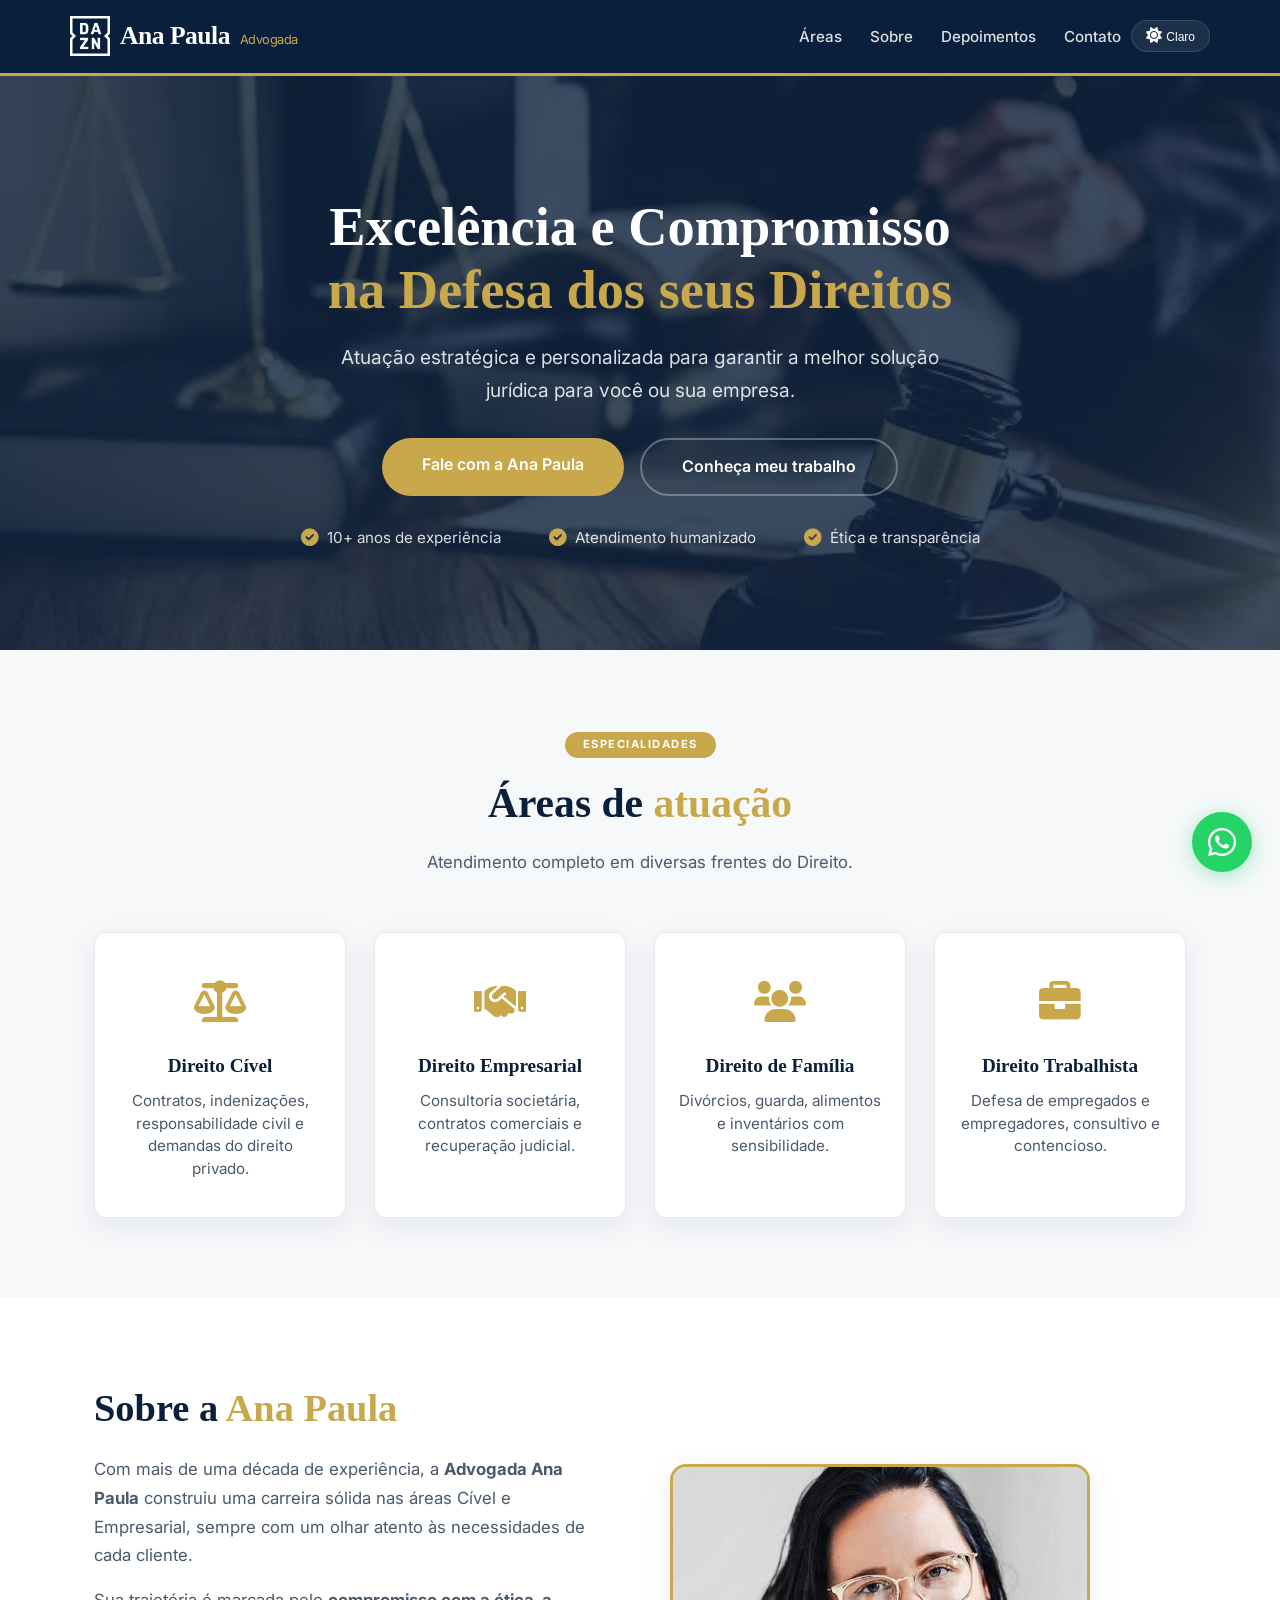
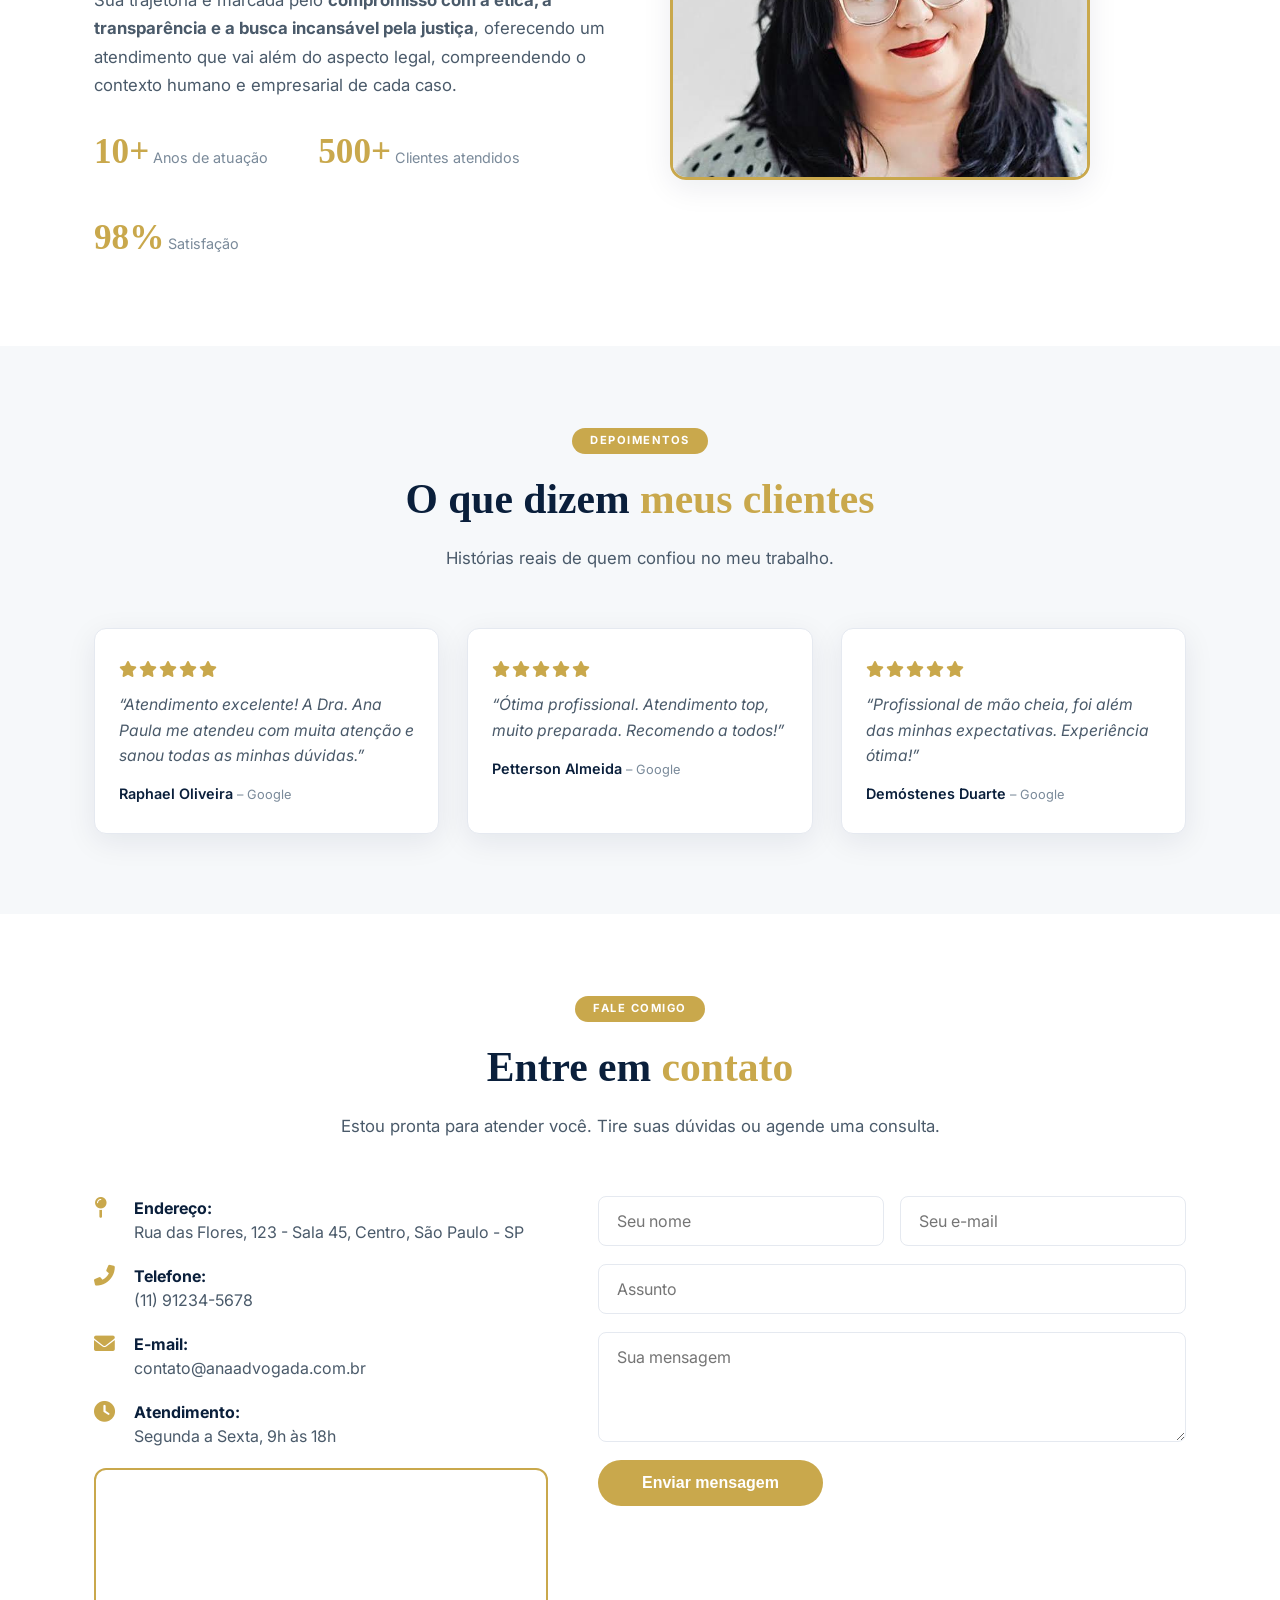
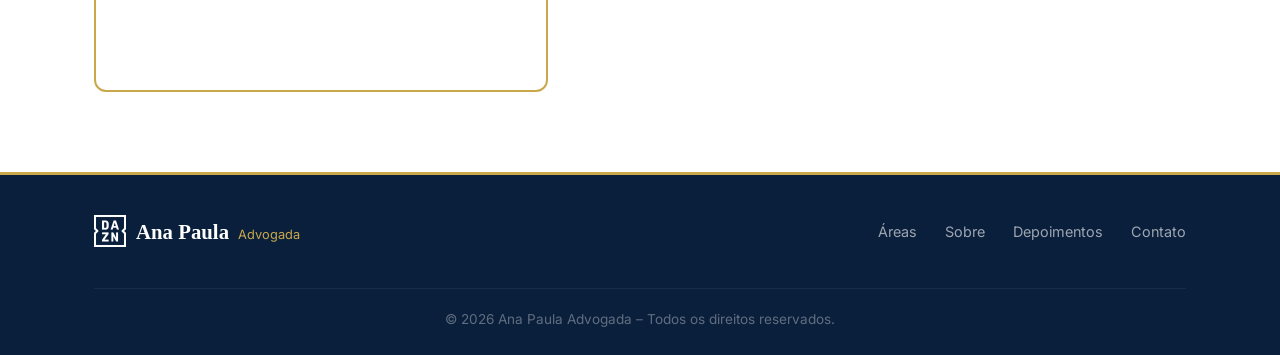
<file: index.html>
<!DOCTYPE html>
<html lang="pt-br">
<head>
    <meta charset="UTF-8" />
    <meta name="viewport" content="width=device-width, initial-scale=1.0"/>
    <title>Ana Paula Advogada | A Melhor Advogada de Alagoas</title>

    <!-- Meta tags -->
    <meta name="description" content="Dra. Ana Paula – a melhor advogada de Alagoas. Especialista em Direito Cível, Empresarial, Família e Trabalhista. Atendimento humanizado, ético e com mais de 10 anos de experiência." />
    <meta name="keywords" content="advogada alagoas, melhor advogada, direito civil, direito empresarial, direito família, ana paula" />
    <link rel="canonical" href="https://advogadapaula.vercel.app" />

    <!-- Open Graph -->
    <meta property="og:title" content="Ana Paula Advogada | A Melhor Advogada de Alagoas" />
    <meta property="og:description" content="Dra. Ana Paula: mais de 10 anos de experiência em Direito Cível, Empresarial, Família e Trabalhista. Atendimento personalizado, ético e com resultados." />
    <meta property="og:image" content="https://advogadapaula.vercel.app/img/Fundo_Header.png" />
    <meta property="og:image:width" content="1200" />
    <meta property="og:image:height" content="630" />
    <meta property="og:url" content="https://advogadapaula.vercel.app" />
    <meta property="og:type" content="website" />
    <meta property="og:site_name" content="Ana Paula Advogada" />
    <meta property="og:locale" content="pt_BR" />

    <!-- Twitter Cards -->
    <meta name="twitter:card" content="summary_large_image" />
    <meta name="twitter:title" content="Ana Paula Advogada | A Melhor Advogada de Alagoas" />
    <meta name="twitter:description" content="Dra. Ana Paula: excelência em Direito Cível, Empresarial, Família e Trabalhista. Atendimento humanizado e ético." />
    <meta name="twitter:image" content="https://advogadapaula.vercel.app/img/Fundo_Header.png" />

    <!-- Favicon -->
    <link rel="icon" href="./img/dazn_logo_icon_145353.ico" type="image/x-icon" />

    <!-- Google Fonts (serif para títulos, sans para corpo) -->
    <link rel="preconnect" href="https://fonts.googleapis.com">
    <link rel="preconnect" href="https://fonts.gstatic.com" crossorigin>
    <link href="https://fonts.googleapis.com/css2?family=Inter:wght@400;500;600;700&display=swap" rel="stylesheet">

    <!-- Font Awesome -->
    <link rel="stylesheet" href="https://cdnjs.cloudflare.com/ajax/libs/font-awesome/6.0.0-beta3/css/all.min.css">

    <style>
        /* ============================================================
                   VARIÁVEIS – IDENTIDADE VISUAL VILELA
                   ============================================================ */
        :root {
            --color-primary: #0a1f3b;      /* Azul escuro característico */
            --color-secondary: #c9a84c;    /* Dourado */
            --color-secondary-hover: #b8962e;
            --color-white: #ffffff;
            --color-light-bg: #f6f8fa;

            --bg-header: #0a1f3b;
            --bg-footer: #0a1f3b;
            --bg-hero: #0a1f3b;
            --bg-card: #ffffff;

            --text-primary: #0a1f3b;
            --text-secondary: #4a5a6a;
            --text-muted: #7a8a9a;

            --border-color: #e5e9f0;
            --shadow: 0 8px 30px rgba(10, 31, 59, 0.08);

            --transition: 0.3s ease;
            --font-serif: 'Georgia', 'Times New Roman', serif;
            --font-sans: 'Inter', sans-serif;
        }

        body.dark-theme {
            --color-primary: #0a1a2e;
            --color-secondary: #d4b85c;

            --bg-header: #0a1a2e;
            --bg-footer: #0a1a2e;
            --bg-hero: #0a1a2e;
            --bg-card: #1e2a3a;

            --text-primary: #e8edf2;
            --text-secondary: #b0c0d0;
            --text-muted: #8a9aae;

            --border-color: #2e3d50;
            --shadow: 0 8px 30px rgba(0, 0, 0, 0.3);
        }

        /* ============================================================
                   RESET E BASE
                   ============================================================ */
        * {
            margin: 0;
            padding: 0;
            box-sizing: border-box;
        }

        body {
            font-family: var(--font-sans);
            background-color: var(--bg-body, #ffffff);
            color: var(--text-primary);
            line-height: 1.6;
            transition: background-color var(--transition), color var(--transition);
        }

        .container {
            max-width: 1140px;
            margin: 0 auto;
            padding: 0 24px;
        }

        a {
            text-decoration: none;
            color: inherit;
        }

        img {
            max-width: 100%;
            display: block;
        }

        /* ============================================================
                   ANIMAÇÕES
                   ============================================================ */
        @keyframes fadeInUp {
            0% { opacity: 0; transform: translateY(30px); }
            100% { opacity: 1; transform: translateY(0); }
        }

        .animate-on-scroll {
            opacity: 0;
            transform: translateY(30px);
            transition: opacity 0.8s ease, transform 0.8s ease;
        }

        .animate-on-scroll.visible {
            opacity: 1;
            transform: translateY(0);
        }

        .delay-1 { transition-delay: 0.1s; }
        .delay-2 { transition-delay: 0.2s; }
        .delay-3 { transition-delay: 0.3s; }
        .delay-4 { transition-delay: 0.4s; }

        /* ============================================================
                   HEADER (estilo Vilela – escuro com borda dourada)
                   ============================================================ */
        header {
            background-color: var(--bg-header);
            border-bottom: 3px solid var(--color-secondary);
            position: sticky;
            top: 0;
            z-index: 1000;
            transition: background-color var(--transition), border-color var(--transition);
        }

        nav {
            display: flex;
            justify-content: space-between;
            align-items: center;
            padding: 16px 0;
            max-width: 1140px;
            margin: 0 auto;
        }

        .logo {
            display: flex;
            align-items: center;
            gap: 10px;
        }

        .logo img {
            height: 40px;
            width: auto;
            filter: brightness(0) invert(1);
        }

        .logo a {
            font-family: var(--font-serif);
            font-size: 1.6rem;
            font-weight: 700;
            color: var(--color-white);
            letter-spacing: -0.5px;
        }

        .logo a span {
            font-family: var(--font-sans);
            font-weight: 400;
            font-size: 0.8rem;
            color: var(--color-secondary);
            margin-left: 4px;
        }

        .nav-links {
            list-style: none;
            display: flex;
            gap: 28px;
            align-items: center;
        }

        .nav-links a {
            font-weight: 500;
            font-size: 0.95rem;
            color: rgba(255, 255, 255, 0.85);
            transition: color var(--transition);
            position: relative;
        }

        .nav-links a::after {
            content: '';
            position: absolute;
            bottom: -4px;
            left: 0;
            width: 0;
            height: 2px;
            background-color: var(--color-secondary);
            transition: width var(--transition);
        }

        .nav-links a:hover {
            color: var(--color-secondary);
        }

        .nav-links a:hover::after {
            width: 100%;
        }

        .nav-actions {
            display: flex;
            align-items: center;
            gap: 12px;
        }

        .theme-toggle {
            background: rgba(255, 255, 255, 0.08);
            border: 1px solid rgba(255, 255, 255, 0.12);
            border-radius: 30px;
            padding: 6px 14px;
            color: var(--color-white);
            font-size: 1rem;
            cursor: pointer;
            display: flex;
            align-items: center;
            gap: 6px;
            transition: all var(--transition);
        }

        .theme-toggle:hover {
            background: rgba(255, 255, 255, 0.16);
            border-color: var(--color-secondary);
        }

        .theme-toggle span span {
            font-size: 0.75rem;
            font-weight: 500;
        }

        .menu-burger {
            display: none;
            flex-direction: column;
            gap: 5px;
            background: none;
            border: none;
            cursor: pointer;
            padding: 4px;
        }

        .menu-burger span {
            width: 26px;
            height: 2px;
            background-color: var(--color-white);
            border-radius: 2px;
            transition: all var(--transition);
        }

        .menu-burger.active span:nth-child(1) {
            transform: rotate(45deg) translate(5px, 5px);
        }
        .menu-burger.active span:nth-child(2) {
            opacity: 0;
        }
        .menu-burger.active span:nth-child(3) {
            transform: rotate(-45deg) translate(5px, -5px);
        }

        /* ============================================================
                   HERO (centralizado, com overlay e imagem)
                   ============================================================ */
        .hero {
            background-image: url('./img/Fundo_Header.png');
            background-size: cover;
            background-position: center;
            background-repeat: no-repeat;
            position: relative;
            padding: 120px 0 100px;
            text-align: center;
            color: var(--color-white);
        }

        .hero::before {
            content: '';
            position: absolute;
            top: 0; left: 0; right: 0; bottom: 0;
            background: rgba(10, 31, 59, 0.78);
            z-index: 1;
        }

        .hero .container {
            position: relative;
            z-index: 2;
        }

        .hero-content {
            max-width: 820px;
            margin: 0 auto;
        }

        .hero-content h1 {
            font-family: var(--font-serif);
            font-size: 3.4rem;
            font-weight: 700;
            line-height: 1.15;
            margin-bottom: 20px;
        }

        .hero-content h1 span {
            color: var(--color-secondary);
        }

        .hero-content p {
            font-size: 1.2rem;
            color: rgba(255, 255, 255, 0.85);
            max-width: 600px;
            margin: 0 auto 32px;
            line-height: 1.7;
        }

        .hero-badges {
            display: flex;
            justify-content: center;
            flex-wrap: wrap;
            gap: 24px 48px;
            margin-top: 30px;
        }

        .hero-badges .badge {
            display: flex;
            align-items: center;
            gap: 8px;
            font-size: 0.95rem;
            color: rgba(255, 255, 255, 0.85);
        }

        .hero-badges .badge i {
            color: var(--color-secondary);
            font-size: 1.1rem;
        }

        .btn-primary {
            display: inline-block;
            background-color: var(--color-secondary);
            color: var(--color-white);
            font-weight: 600;
            padding: 14px 40px;
            border-radius: 40px;
            border: none;
            font-size: 1rem;
            cursor: pointer;
            transition: all var(--transition);
        }

        .btn-primary:hover {
            background-color: var(--color-secondary-hover);
            transform: scale(1.02);
        }

        .btn-outline {
            display: inline-block;
            background: transparent;
            color: var(--color-white);
            font-weight: 600;
            padding: 14px 40px;
            border-radius: 40px;
            border: 2px solid rgba(255, 255, 255, 0.3);
            font-size: 1rem;
            cursor: pointer;
            transition: all var(--transition);
        }

        .btn-outline:hover {
            background: rgba(255, 255, 255, 0.08);
            border-color: var(--color-secondary);
        }

        .hero-buttons {
            display: flex;
            justify-content: center;
            flex-wrap: wrap;
            gap: 16px;
        }

        /* ============================================================
                   SEÇÃO PADRÃO (ÁREAS, SOBRE, DEPOIMENTOS, CONTATO)
                   ============================================================ */
        .section {
            padding: 80px 0;
            background-color: var(--bg-body, #ffffff);
            transition: background var(--transition);
        }

        .section-gray {
            background-color: var(--color-light-bg, #f6f8fa);
        }

        body.dark-theme .section-gray {
            background-color: #121a26;
        }

        .section-header {
            text-align: center;
            max-width: 700px;
            margin: 0 auto 56px;
        }

        .section-header .tag {
            display: inline-block;
            background: var(--color-secondary);
            color: var(--color-white);
            font-size: 0.7rem;
            font-weight: 700;
            text-transform: uppercase;
            letter-spacing: 1.5px;
            padding: 4px 18px;
            border-radius: 30px;
            margin-bottom: 12px;
        }

        .section-header h2 {
            font-family: var(--font-serif);
            font-size: 2.6rem;
            font-weight: 700;
            color: var(--text-primary);
            margin-bottom: 12px;
        }

        .section-header h2 span {
            color: var(--color-secondary);
        }

        .section-header p {
            color: var(--text-secondary);
            font-size: 1.05rem;
        }

        /* ============================================================
                   ÁREAS DE ATUAÇÃO (cards com ícones)
                   ============================================================ */
        .areas-grid {
            display: grid;
            grid-template-columns: repeat(auto-fit, minmax(240px, 1fr));
            gap: 28px;
        }

        .area-card {
            background: var(--bg-card);
            padding: 36px 24px;
            border-radius: 12px;
            border: 1px solid var(--border-color);
            box-shadow: var(--shadow);
            text-align: center;
            transition: all var(--transition);
        }

        .area-card:hover {
            transform: translateY(-6px);
            box-shadow: 0 12px 40px rgba(10, 31, 59, 0.12);
            border-color: var(--color-secondary);
        }

        .area-card .icon {
            font-size: 2.6rem;
            color: var(--color-secondary);
            margin-bottom: 16px;
        }

        .area-card h3 {
            font-family: var(--font-serif);
            font-size: 1.2rem;
            font-weight: 700;
            color: var(--text-primary);
            margin-bottom: 8px;
        }

        .area-card p {
            font-size: 0.95rem;
            color: var(--text-secondary);
            line-height: 1.5;
        }

        /* ============================================================
                   SOBRE (grid com texto e imagem)
                   ============================================================ */
        .sobre-grid {
            display: grid;
            grid-template-columns: 1fr 1fr;
            gap: 60px;
            align-items: center;
        }

        .sobre-texto h2 {
            font-family: var(--font-serif);
            font-size: 2.4rem;
            font-weight: 700;
            color: var(--text-primary);
            margin-bottom: 16px;
        }

        .sobre-texto h2 span {
            color: var(--color-secondary);
        }

        .sobre-texto p {
            color: var(--text-secondary);
            font-size: 1.05rem;
            margin-bottom: 16px;
            line-height: 1.7;
        }

        .sobre-stats {
            display: flex;
            flex-wrap: wrap;
            gap: 30px 50px;
            margin-top: 24px;
        }

        .sobre-stats .stat .number {
            font-family: var(--font-serif);
            font-size: 2.2rem;
            font-weight: 700;
            color: var(--color-secondary);
        }

        .sobre-stats .stat .label {
            font-size: 0.9rem;
            color: var(--text-muted);
        }

        .sobre-imagem img {
            max-width: 420px;
            width: 100%;
            border-radius: 16px;
            box-shadow: var(--shadow);
            border: 3px solid var(--color-secondary);
        }

        /* ============================================================
                   DEPOIMENTOS
                   ============================================================ */
        .depoimentos-grid {
            display: grid;
            grid-template-columns: repeat(auto-fit, minmax(260px, 1fr));
            gap: 28px;
        }

        .depoimento-card {
            background: var(--bg-card);
            padding: 28px 24px;
            border-radius: 12px;
            border: 1px solid var(--border-color);
            box-shadow: var(--shadow);
            transition: all var(--transition);
        }

        .depoimento-card:hover {
            transform: translateY(-4px);
            box-shadow: 0 12px 30px rgba(10, 31, 59, 0.08);
        }

        .depoimento-card .stars {
            color: var(--color-secondary);
            margin-bottom: 10px;
            letter-spacing: 2px;
        }

        .depoimento-card blockquote {
            font-style: italic;
            color: var(--text-secondary);
            font-size: 0.98rem;
            line-height: 1.6;
            margin-bottom: 14px;
        }

        .depoimento-card .autor {
            font-weight: 600;
            color: var(--text-primary);
            font-size: 0.9rem;
        }

        .depoimento-card .autor span {
            font-weight: 400;
            color: var(--text-muted);
            font-size: 0.8rem;
        }

        /* ============================================================
                   CONTATO (grid com mapa e formulário)
                   ============================================================ */
        .contato-grid {
            display: grid;
            grid-template-columns: 1fr 1.2fr;
            gap: 50px;
        }

        .contato-info {
            display: flex;
            flex-direction: column;
            gap: 20px;
        }

        .contato-info .info-item {
            display: flex;
            align-items: flex-start;
            gap: 16px;
        }

        .contato-info .info-item i {
            font-size: 1.3rem;
            color: var(--color-secondary);
            width: 24px;
            margin-top: 2px;
        }

        .contato-info .info-item p {
            color: var(--text-secondary);
            font-size: 1rem;
            line-height: 1.5;
        }

        .contato-info .info-item strong {
            color: var(--text-primary);
        }

        .contato-info .mapa {
            border-radius: 12px;
            overflow: hidden;
            border: 2px solid var(--color-secondary);
        }

        .contato-info .mapa iframe {
            width: 100%;
            height: 220px;
            border: 0;
            display: block;
        }

        .contato-form {
            display: flex;
            flex-direction: column;
            gap: 18px;
        }

        .contato-form input,
        .contato-form textarea {
            padding: 14px 18px;
            border: 1px solid var(--border-color);
            border-radius: 8px;
            font-family: var(--font-sans);
            font-size: 1rem;
            background-color: var(--bg-input, #ffffff);
            color: var(--text-primary);
            transition: border var(--transition), box-shadow var(--transition);
            outline: none;
        }

        .contato-form input:focus,
        .contato-form textarea:focus {
            border-color: var(--color-secondary);
            box-shadow: 0 0 0 3px rgba(201, 168, 76, 0.15);
        }

        .contato-form .form-row {
            display: grid;
            grid-template-columns: 1fr 1fr;
            gap: 16px;
        }

        .contato-form button {
            align-self: flex-start;
            padding: 14px 44px;
        }

        /* ============================================================
                   RODAPÉ (estilo Vilela)
                   ============================================================ */
        footer {
            background-color: var(--bg-footer);
            color: rgba(255, 255, 255, 0.7);
            padding: 40px 0 24px;
            border-top: 3px solid var(--color-secondary);
            transition: background var(--transition), border-color var(--transition);
        }

        footer .container {
            display: flex;
            justify-content: space-between;
            align-items: center;
            flex-wrap: wrap;
            gap: 20px;
        }

        footer .footer-logo {
            display: flex;
            align-items: center;
            gap: 10px;
        }

        footer .footer-logo img {
            height: 32px;
            filter: brightness(0) invert(1);
        }

        footer .footer-logo a {
            font-family: var(--font-serif);
            font-size: 1.3rem;
            font-weight: 700;
            color: #fff;
        }

        footer .footer-logo a span {
            font-family: var(--font-sans);
            font-weight: 400;
            font-size: 0.8rem;
            color: var(--color-secondary);
            margin-left: 4px;
        }

        footer .footer-links {
            display: flex;
            gap: 28px;
        }

        footer .footer-links a {
            color: rgba(255, 255, 255, 0.6);
            transition: color var(--transition);
            font-size: 0.9rem;
        }

        footer .footer-links a:hover {
            color: var(--color-secondary);
        }

        footer .copy {
            font-size: 0.85rem;
            color: rgba(255, 255, 255, 0.35);
            width: 100%;
            text-align: center;
            margin-top: 20px;
            border-top: 1px solid rgba(255, 255, 255, 0.06);
            padding-top: 20px;
        }

        /* ============================================================
                   WHATSAPP FLUTUANTE
                   ============================================================ */
        .whatsapp-float {
            position: fixed;
            bottom: 28px;
            right: 28px;
            z-index: 999;
            display: flex;
            align-items: center;
            justify-content: center;
            width: 60px;
            height: 60px;
            background-color: #25d366;
            border-radius: 50%;
            box-shadow: 0 4px 20px rgba(37, 211, 102, 0.4);
            transition: transform 0.3s ease, box-shadow 0.3s ease;
            color: #fff;
            font-size: 2rem;
        }

        .whatsapp-float:hover {
            transform: scale(1.08);
            box-shadow: 0 6px 30px rgba(37, 211, 102, 0.6);
        }

        /* ============================================================
                   RESPONSIVIDADE
                   ============================================================ */
        @media (max-width: 992px) {
            .sobre-grid {
                grid-template-columns: 1fr;
                text-align: center;
            }
            .sobre-stats {
                justify-content: center;
            }
            .contato-grid {
                grid-template-columns: 1fr;
            }
            .contato-form button {
                align-self: center;
            }
            .contato-form .form-row {
                grid-template-columns: 1fr;
            }
            .theme-toggle span span {
                display: none;
            }
        }

        @media (max-width: 768px) {
            .nav-links {
                display: none;
                flex-direction: column;
                position: absolute;
                top: 70px;
                left: 0;
                width: 100%;
                background-color: var(--bg-header);
                padding: 24px 0;
                gap: 0;
                text-align: center;
                border-top: 1px solid rgba(255, 255, 255, 0.05);
            }
            .nav-links.active {
                display: flex;
            }
            .nav-links li {
                padding: 14px 0;
                border-bottom: 1px solid rgba(255, 255, 255, 0.05);
            }
            .nav-links li:last-child {
                border-bottom: none;
            }
            .menu-burger {
                display: flex;
            }

            .hero {
                padding: 80px 0 60px;
            }
            .hero-content h1 {
                font-size: 2.4rem;
            }
            .section-header h2 {
                font-size: 2rem;
            }
            .areas-grid {
                grid-template-columns: 1fr 1fr;
            }
            footer .container {
                flex-direction: column;
                text-align: center;
            }
        }

        @media (max-width: 480px) {
            .areas-grid {
                grid-template-columns: 1fr;
            }
            .hero-content h1 {
                font-size: 2rem;
            }
            .hero-badges {
                flex-direction: column;
                align-items: center;
                gap: 10px;
            }
            .sobre-stats {
                flex-direction: column;
                align-items: center;
                gap: 16px;
            }
            .contato-info .info-item {
                flex-direction: column;
                align-items: center;
                text-align: center;
            }
        }
    </style>
</head>
<body>

    <!-- ===== HEADER ===== -->
    <header>
        <nav>
            <div class="logo">
                <img src="./img/dazn_logo_icon_145353.ico" alt="Logo" />
                <a href="#">Ana Paula <span>Advogada</span></a>
            </div>

            <div style="display: flex; gap: 10px;">
                <ul class="nav-links">
                <li><a href="#areas">Áreas</a></li>
                <li><a href="#sobre">Sobre</a></li>
                <li><a href="#depoimentos">Depoimentos</a></li>
                <li><a href="#contato">Contato</a></li>
            </ul>

            <div class="nav-actions">
                <button id="theme-toggle" class="theme-toggle">
                    <span class="icon-sun"><i class="fas fa-sun"></i> <span>Claro</span></span>
                    <span class="icon-moon" style="display:none;"><i class="fas fa-moon"></i> <span>Escuro</span></span>
                </button>
                <button class="menu-burger" aria-label="Menu">
                    <span></span><span></span><span></span>
                </button>
            </div>
            </div>
        </nav>
    </header>

    <!-- ===== HERO ===== -->
    <section class="hero">
        <div class="container">
            <div class="hero-content">
                <h1>Excelência e Compromisso<br><span>na Defesa dos seus Direitos</span></h1>
                <p>Atuação estratégica e personalizada para garantir a melhor solução jurídica para você ou sua empresa.</p>
                <div class="hero-buttons">
                    <a href="#contato" class="btn-primary">Fale com a Ana Paula</a>
                    <a href="#sobre" class="btn-outline">Conheça meu trabalho</a>
                </div>
                <div class="hero-badges">
                    <span class="badge"><i class="fas fa-check-circle"></i> 10+ anos de experiência</span>
                    <span class="badge"><i class="fas fa-check-circle"></i> Atendimento humanizado</span>
                    <span class="badge"><i class="fas fa-check-circle"></i> Ética e transparência</span>
                </div>
            </div>
        </div>
    </section>

    <!-- ===== ÁREAS DE ATUAÇÃO ===== -->
    <section id="areas" class="section section-gray">
        <div class="container">
            <div class="section-header animate-on-scroll">
                <span class="tag">Especialidades</span>
                <h2>Áreas de <span>atuação</span></h2>
                <p>Atendimento completo em diversas frentes do Direito.</p>
            </div>

            <div class="areas-grid">
                <div class="area-card animate-on-scroll delay-1">
                    <div class="icon"><i class="fas fa-balance-scale"></i></div>
                    <h3>Direito Cível</h3>
                    <p>Contratos, indenizações, responsabilidade civil e demandas do direito privado.</p>
                </div>
                <div class="area-card animate-on-scroll delay-2">
                    <div class="icon"><i class="fas fa-handshake"></i></div>
                    <h3>Direito Empresarial</h3>
                    <p>Consultoria societária, contratos comerciais e recuperação judicial.</p>
                </div>
                <div class="area-card animate-on-scroll delay-3">
                    <div class="icon"><i class="fas fa-users"></i></div>
                    <h3>Direito de Família</h3>
                    <p>Divórcios, guarda, alimentos e inventários com sensibilidade.</p>
                </div>
                <div class="area-card animate-on-scroll delay-4">
                    <div class="icon"><i class="fas fa-briefcase"></i></div>
                    <h3>Direito Trabalhista</h3>
                    <p>Defesa de empregados e empregadores, consultivo e contencioso.</p>
                </div>
            </div>
        </div>
    </section>

    <!-- ===== SOBRE ===== -->
    <section id="sobre" class="section">
        <div class="container">
            <div class="sobre-grid">
                <div class="sobre-texto animate-on-scroll">
                    <h2>Sobre a <span>Ana Paula</span></h2>
                    <p>Com mais de uma década de experiência, a <strong>Advogada Ana Paula</strong> construiu uma carreira sólida nas áreas Cível e Empresarial, sempre com um olhar atento às necessidades de cada cliente.</p>
                    <p>Sua trajetória é marcada pelo <strong>compromisso com a ética, a transparência e a busca incansável pela justiça</strong>, oferecendo um atendimento que vai além do aspecto legal, compreendendo o contexto humano e empresarial de cada caso.</p>
                    <div class="sobre-stats">
                        <div class="stat">
                            <span class="number">10+</span>
                            <span class="label">Anos de atuação</span>
                        </div>
                        <div class="stat">
                            <span class="number">500+</span>
                            <span class="label">Clientes atendidos</span>
                        </div>
                        <div class="stat">
                            <span class="number">98%</span>
                            <span class="label">Satisfação</span>
                        </div>
                    </div>
                </div>
                <div class="sobre-imagem animate-on-scroll delay-2">
                    <img src="./img/Design sem nome - 2026-08-08T134408.110.png" alt="Ana Paula" />
                </div>
            </div>
        </div>
    </section>

    <!-- ===== DEPOIMENTOS ===== -->
    <section id="depoimentos" class="section section-gray">
        <div class="container">
            <div class="section-header animate-on-scroll">
                <span class="tag">Depoimentos</span>
                <h2>O que dizem <span>meus clientes</span></h2>
                <p>Histórias reais de quem confiou no meu trabalho.</p>
            </div>

            <div class="depoimentos-grid">
                <div class="depoimento-card animate-on-scroll delay-1">
                    <div class="stars"><i class="fas fa-star"></i><i class="fas fa-star"></i><i class="fas fa-star"></i><i class="fas fa-star"></i><i class="fas fa-star"></i></div>
                    <blockquote>“Atendimento excelente! A Dra. Ana Paula me atendeu com muita atenção e sanou todas as minhas dúvidas.”</blockquote>
                    <div class="autor">Raphael Oliveira <span>– Google</span></div>
                </div>
                <div class="depoimento-card animate-on-scroll delay-2">
                    <div class="stars"><i class="fas fa-star"></i><i class="fas fa-star"></i><i class="fas fa-star"></i><i class="fas fa-star"></i><i class="fas fa-star"></i></div>
                    <blockquote>“Ótima profissional. Atendimento top, muito preparada. Recomendo a todos!”</blockquote>
                    <div class="autor">Petterson Almeida <span>– Google</span></div>
                </div>
                <div class="depoimento-card animate-on-scroll delay-3">
                    <div class="stars"><i class="fas fa-star"></i><i class="fas fa-star"></i><i class="fas fa-star"></i><i class="fas fa-star"></i><i class="fas fa-star"></i></div>
                    <blockquote>“Profissional de mão cheia, foi além das minhas expectativas. Experiência ótima!”</blockquote>
                    <div class="autor">Demóstenes Duarte <span>– Google</span></div>
                </div>
            </div>
        </div>
    </section>

    <!-- ===== CONTATO ===== -->
    <section id="contato" class="section">
        <div class="container">
            <div class="section-header animate-on-scroll">
                <span class="tag">Fale comigo</span>
                <h2>Entre em <span>contato</span></h2>
                <p>Estou pronta para atender você. Tire suas dúvidas ou agende uma consulta.</p>
            </div>

            <div class="contato-grid">
                <div class="contato-info animate-on-scroll">
                    <div class="info-item">
                        <i class="fas fa-map-pin"></i>
                        <p><strong>Endereço:</strong><br> Rua das Flores, 123 - Sala 45, Centro, São Paulo - SP</p>
                    </div>
                    <div class="info-item">
                        <i class="fas fa-phone-alt"></i>
                        <p><strong>Telefone:</strong><br> (11) 91234-5678</p>
                    </div>
                    <div class="info-item">
                        <i class="fas fa-envelope"></i>
                        <p><strong>E-mail:</strong><br> contato@anaadvogada.com.br</p>
                    </div>
                    <div class="info-item">
                        <i class="fas fa-clock"></i>
                        <p><strong>Atendimento:</strong><br> Segunda a Sexta, 9h às 18h</p>
                    </div>
                    <div class="mapa">
                        <iframe src="https://www.google.com/maps/embed?pb=!1m18!1m12!1m3!1d3933.1077056060667!2d-35.72583638876718!3d-9.671837902200817!2m3!1f0!2f0!3f0!3m2!1i1024!2i768!4f13.1!3m3!1m2!1s0x70145639d2941d7%3A0x4ceb7ff3cd485249!2sFontan%20%26%20Lins%20Advogados!5e0!3m2!1spt-PT!2sbr!4v1681755514474!5m2!1spt-PT!2sbr" allowfullscreen loading="lazy"></iframe>
                    </div>
                </div>

                <form class="contato-form animate-on-scroll delay-2">
                    <div class="form-row">
                        <input type="text" placeholder="Seu nome" required>
                        <input type="email" placeholder="Seu e-mail" required>
                    </div>
                    <input type="text" placeholder="Assunto">
                    <textarea rows="4" placeholder="Sua mensagem" required></textarea>
                    <button type="submit" class="btn-primary">Enviar mensagem</button>
                </form>
            </div>
        </div>
    </section>

    <!-- ===== RODAPÉ ===== -->
    <footer>
        <div class="container">
            <div class="footer-logo">
                <img src="./img/dazn_logo_icon_145353.ico" alt="Logo" />
                <a href="#">Ana Paula <span>Advogada</span></a>
            </div>
            <div class="footer-links">
                <a href="#areas">Áreas</a>
                <a href="#sobre">Sobre</a>
                <a href="#depoimentos">Depoimentos</a>
                <a href="#contato">Contato</a>
            </div>
            <div class="copy">
                &copy; 2026 Ana Paula Advogada – Todos os direitos reservados.
            </div>
        </div>
    </footer>

    <!-- ===== WHATSAPP ===== -->
    <a href="https://wa.me/5511912345678?text=Olá%2C%20gostaria%20de%20um%20atendimento!" class="whatsapp-float" target="_blank">
        <i class="fab fa-whatsapp"></i>
    </a>

    <!-- ===== SCRIPTS ===== -->
    <script>
        // Menu
        const menuBtn = document.querySelector('.menu-burger');
        const navLinks = document.querySelector('.nav-links');
        menuBtn.addEventListener('click', () => {
            navLinks.classList.toggle('active');
            menuBtn.classList.toggle('active');
        });
        document.querySelectorAll('.nav-links a').forEach(link => {
            link.addEventListener('click', () => {
                navLinks.classList.remove('active');
                menuBtn.classList.remove('active');
            });
        });

        // Tema
        const themeToggle = document.getElementById('theme-toggle');
        const iconSun = themeToggle.querySelector('.icon-sun');
        const iconMoon = themeToggle.querySelector('.icon-moon');
        const saved = localStorage.getItem('theme');
        const prefersDark = window.matchMedia('(prefers-color-scheme: dark)').matches;
        if (saved === 'dark' || (!saved && prefersDark)) {
            document.body.classList.add('dark-theme');
            iconSun.style.display = 'none';
            iconMoon.style.display = 'flex';
        }
        themeToggle.addEventListener('click', () => {
            document.body.classList.toggle('dark-theme');
            const isDark = document.body.classList.contains('dark-theme');
            localStorage.setItem('theme', isDark ? 'dark' : 'light');
            iconSun.style.display = isDark ? 'none' : 'flex';
            iconMoon.style.display = isDark ? 'flex' : 'none';
        });

        // Scroll reveal
        const observer = new IntersectionObserver((entries) => {
            entries.forEach(entry => {
                if (entry.isIntersecting) {
                    entry.target.classList.add('visible');
                }
            });
        }, { threshold: 0.12, rootMargin: '0px 0px -30px 0px' });
        document.querySelectorAll('.animate-on-scroll').forEach(el => observer.observe(el));
    </script>

</body>
</html>
</file>
